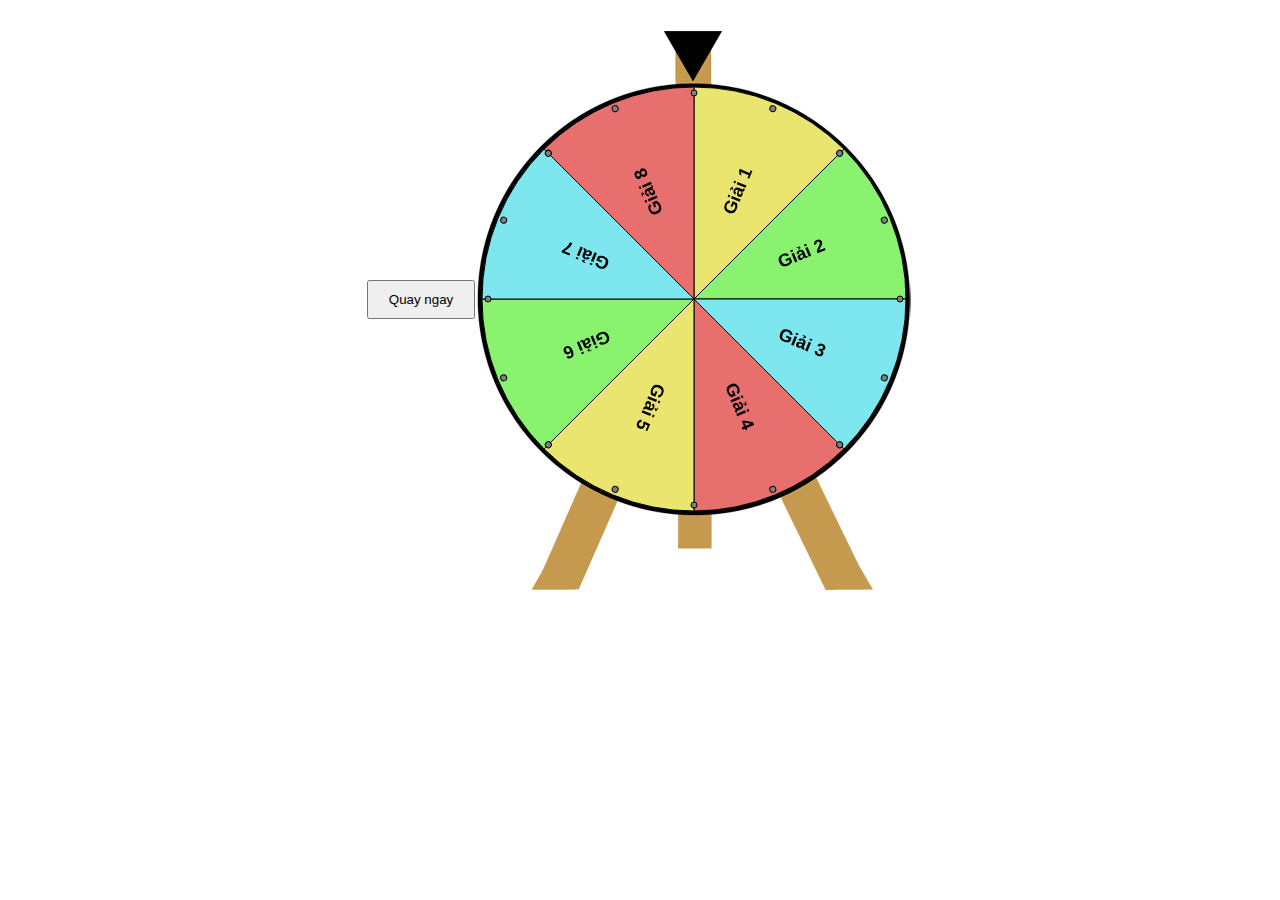
<file: index.html>
<html>
    <head>
        <title>HTML5 Canvas Winning Wheel</title>
        <meta http-equiv="Content-Type" content="text/html; charset=utf-8" />
        <link rel="stylesheet" href="main.css" type="text/css" />
        <link type="icon/x-icon" href="favicon.ico" rel="shortcut icon" />
        <script type="text/javascript" src="Winwheel.min.js"></script>
        <script src="TweenMax.min.js"></script>
    </head>
    <body>
        <div align="center">
            <table cellpadding="0" cellspacing="0" border="0">
                <tr>
                    <td>
                        <button id="spin_start" class="btn" onClick="startSpin();">Quay ngay</button>
                        <button id="spin_stop" class="btn" onClick="stopSpin();">Dừng lại</button>
                        <button id="spin_reset" class="btn" onClick="resetWheel();">Quay lại</button>
                    </td>
                    <td width="438" height="582" class="the_wheel" align="center" valign="center">
                        <canvas id="canvas" width="434" height="434">
                            <p style="{color: white}" align="center">Sorry, your browser doesn't support canvas. Please try another.</p>
                        </canvas>
                    </td>
                </tr>
            </table>
        </div>
        <script>
            //Thông số vòng quay
            let duration = 2; //Thời gian kết thúc vòng quay
            let spins    = 3; //Quay nhanh hay chậm 3, 8, 15
            let theWheel = new Winwheel({
                'numSegments'  : 8,     // Chia 8 phần bằng nhau
                'outerRadius'  : 212,   // Đặt bán kính vòng quay
                'textFontSize' : 18,    // Đặt kích thước chữ
                'rotationAngle': 0,     // Đặt góc vòng quay từ 0 đến 360 độ.
                'segments'     :        // Các thành phần bao gồm màu sắc và văn bản.
                [
                   {'fillStyle' : '#eae56f', 'text' : 'Giải 1'},
                   {'fillStyle' : '#89f26e', 'text' : 'Giải 2'},
                   {'fillStyle' : '#7de6ef', 'text' : 'Giải 3'},
                   {'fillStyle' : '#e7706f', 'text' : 'Giải 4'},
                   {'fillStyle' : '#eae56f', 'text' : 'Giải 5'},
                   {'fillStyle' : '#89f26e', 'text' : 'Giải 6'},
                   {'fillStyle' : '#7de6ef', 'text' : 'Giải 7'},
                   {'fillStyle' : '#e7706f', 'text' : 'Giải 8'},
                ],
                'animation' : {
                    'type'     : 'spinOngoing', //spinToStop, spinOngoing
                    'duration' : duration,
                    'spins'    : spins,
                    'callbackSound'    : playSound,     //Hàm gọi âm thanh khi quay
                    'soundTrigger'     : 'pin',         //Chỉ định chân là để kích hoạt âm thanh
                    'callbackFinished' : alertPrize,    //Hàm hiển thị kết quả trúng giải thưởng
                },
                'pins' :
                {
                    'number' : 16   //Số lượng chân. Chia đều xung quanh vòng quay.
                }
            });
            
            //Kiểm tra vòng quay
            let wheelSpinning = false;
            
            //Tạo âm thanh và tải tập tin tick.mp3.
            let audio = new Audio('tick.mp3');
            function playSound() {
                audio.pause();
                audio.currentTime = 0;
                audio.play();
            }
            
            //Hiển thị các nút vòng quay
            function statusButton(status) {
                if ( status==1 ) { //trước khi quay
                    document.getElementById('spin_start').classList.remove("hide");
                    document.getElementById('spin_stop').classList.add("hide");
                    document.getElementById('spin_reset').classList.add("hide");
                } else if ( status==2 ) { //đang quay
                    document.getElementById('spin_start').classList.add("hide");
                    document.getElementById('spin_stop').classList.remove("hide");
                    document.getElementById('spin_reset').classList.add("hide");
                } else if ( status==3 ) { //kết quả
                    document.getElementById('spin_start').classList.add("hide");
                    document.getElementById('spin_stop').classList.add("hide");
                    document.getElementById('spin_reset').classList.remove("hide");
                } else {
                    alert('Các giá trị của status: 1, 2, 3');
                }
            }
            statusButton(1);
            
            //startSpin
            function startSpin() {
                // Ensure that spinning can't be clicked again while already running.
                if (wheelSpinning == false) {
                    //CSS hiển thị button
                    statusButton(2);
                    
                    //Cấu hình vòng quay
                    theWheel.animation = {
                        'type'     : 'spinOngoing',
                        'duration' : duration,
                        'spins'    : spins,
                        'callbackSound'    : playSound,     //Hàm gọi âm thanh khi quay
                        'soundTrigger'     : 'pin',         //Chỉ định chân là để kích hoạt âm thanh
                        'callbackFinished' : alertPrize,    //Hàm hiển thị kết quả trúng giải thưởng
                    };
                    
                    //Hàm bắt đầu quay
                    theWheel.startAnimation();
                }
            }
            
            //stopSpin
            function stopSpin() {
                if (wheelSpinning == false) {
                    theWheel.animation = {
                        'type'     : 'spinToStop',
                        'duration' : (duration + 13),
                        'spins'    : (spins + 1),
                        'callbackSound'    : playSound,     //Hàm gọi âm thanh khi quay
                        'soundTrigger'     : 'pin',         //Chỉ định chân là để kích hoạt âm thanh
                        'callbackFinished' : alertPrize,    //Hàm hiển thị kết quả trúng giải thưởng
                    };
                    
                    //Kết quả chỉ định
                    stopAngle();

                    //Hàm bắt đầu quay
                    theWheel.startAnimation();

                    //Khóa vòng quay
                    wheelSpinning = true;
                }
            }
            
            //stopAngle
            function stopAngle() {
                //Ta có: 360 độ chia 8 bằng 45 độ cho mỗi giải thưởng.
                //VD: Giải 3 => Có gốc độ từ 91 đến 135.
                let start = 91;
                let stop = Math.floor((Math.random() * 43)); //Giá trị cao nhất 44
                let stopAt = start + stop;
                theWheel.animation.stopAngle = stopAt;
            }
            
            //Result
            function alertPrize(indicatedSegment) {
                alert("Chúc mừng bạn trúng: " + indicatedSegment.text);
                
                //CSS hiển thị button
                statusButton(3);
            }

            //resetWheel
            function resetWheel() {
                //CSS hiển thị button
                statusButton(1);
                
                theWheel.stopAnimation(false);
                theWheel.rotationAngle = 0;
                theWheel.draw();

                wheelSpinning = false;
            }
        </script>
    </body>
</html>
</file>
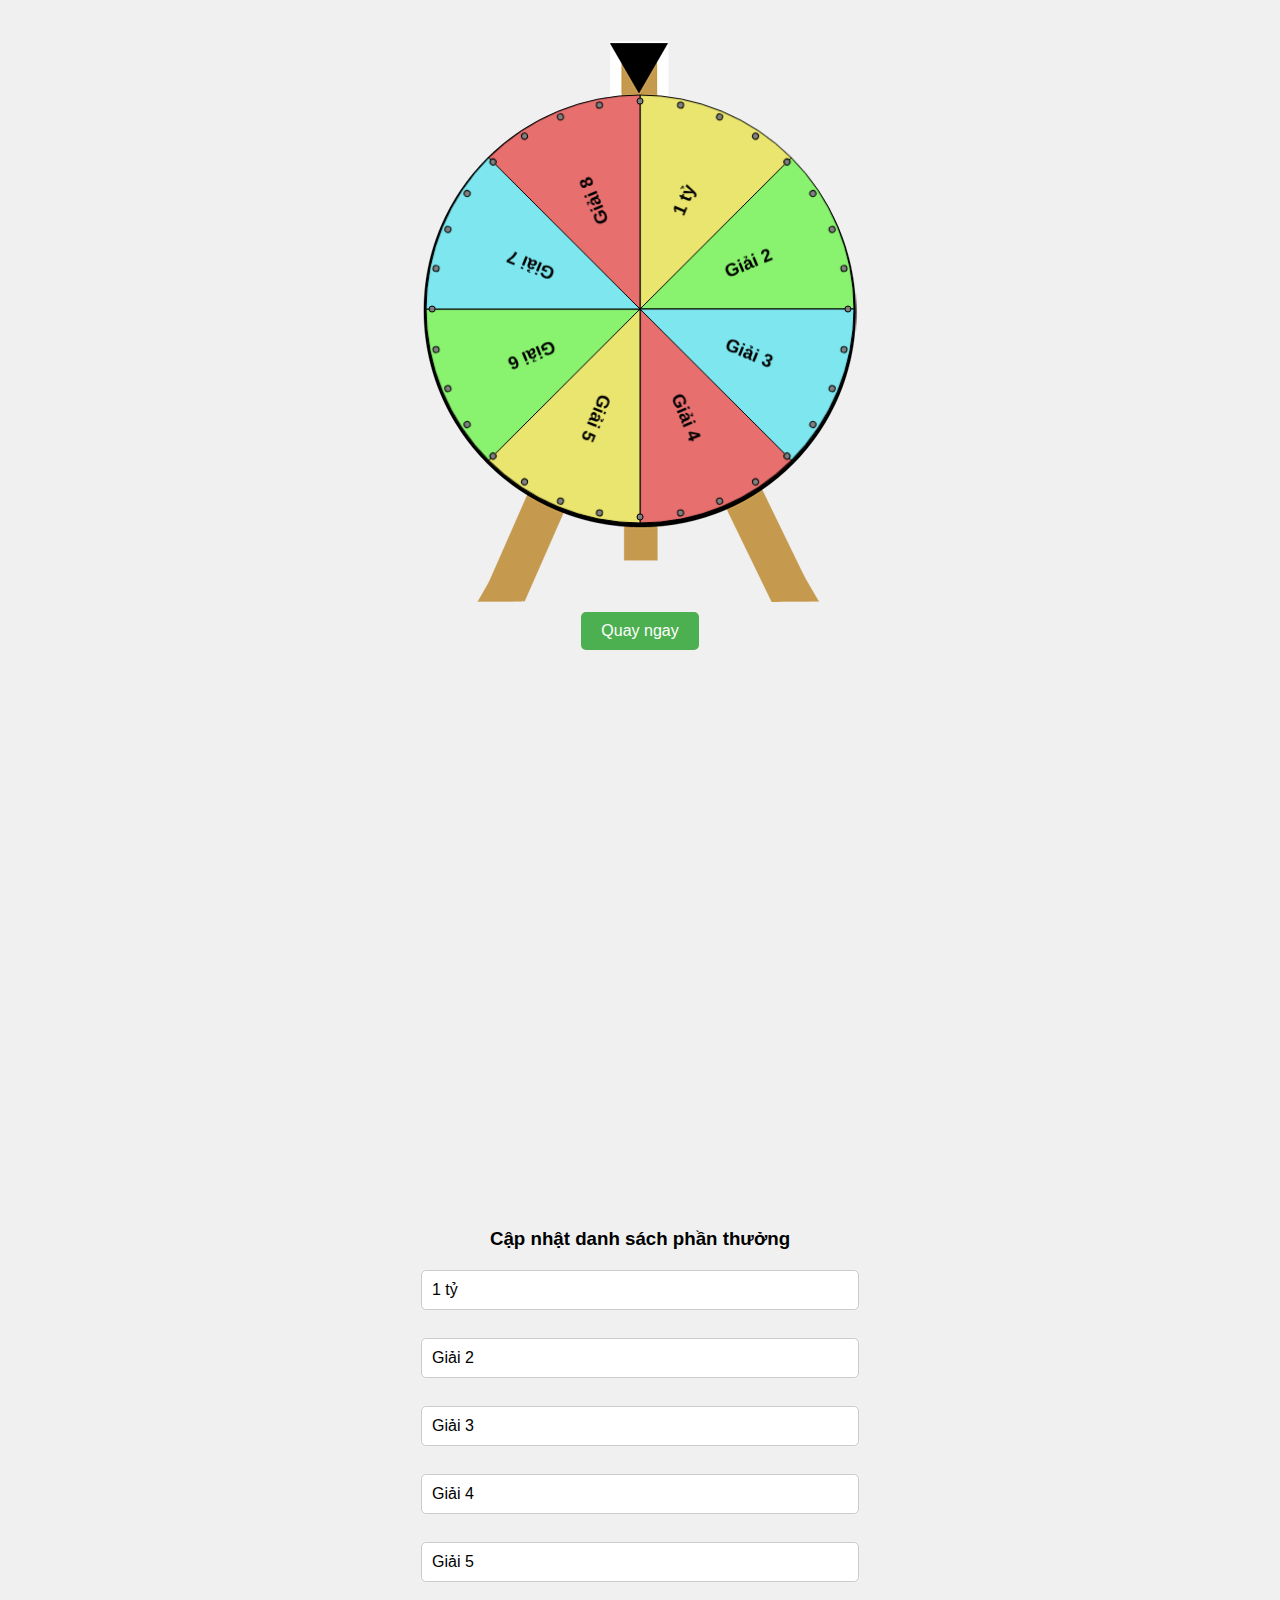
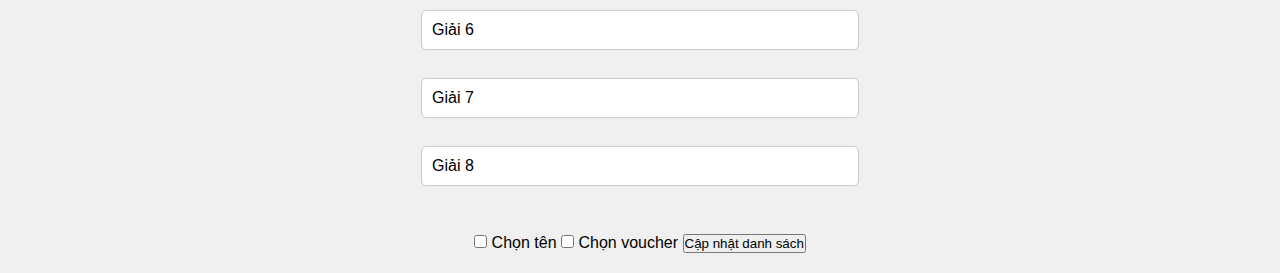
<file: vqmm.html>
<!DOCTYPE html>
<html lang="en">
<head>
    <meta charset="UTF-8">
    <meta name="viewport" content="width=device-width, initial-scale=1.0">
    <title>HTML5 Canvas Winning Wheel</title>
    <link rel="stylesheet" href="./main.css" type="text/css" />
    <link rel="stylesheet" href="./responsive.css" type="text/css" />
    <link type="icon/x-icon" href="favicon.ico" rel="shortcut icon" />
    <script type="text/javascript" src="Winwheel.min.js"></script>
    <script src="TweenMax.min.js"></script>
</head>
<body>
    <div align="center">
        <table cellpadding="0" cellspacing="0" border="0">
            <tr>
                <td width="438" height="582" class="the_wheel" align="center" valign="center">
                    <canvas id="canvas" width="434" height="434">
                        <p style="{color: white}" align="center">Sorry, your browser doesn't support canvas. Please try another.</p>
                    </canvas>
                </td>
            </tr>
            <tr>
                <td>
                    <button id="spin_start" class="btn" onClick="startSpin();">Quay ngay</button> <br><br>
                    <button id="spin_reset" class="btn" onClick="resetWheel();">Quay lại</button>
                </td>
            </tr>
            <tr>
                <td colspan="2">
                    <div class="mgt-100"></div>
                    <h3>Cập nhật danh sách phần thưởng</h3>
                    <div id="prizes-list">
                        <!-- Thông tin danh sách phần thưởng sẽ xuất hiện ở đây -->
                    </div>
                    <label>
                        <input type="checkbox" id="selectName" />
                        Chọn tên
                    </label>
                    <label>
                        <input type="checkbox" id="selectVoucher" />
                        Chọn voucher
                    </label>
                    <button onClick="updatePrizes()">Cập nhật danh sách</button>
                </td>
            </tr>
        </table>
        <div id="prizeModal" class="modal" style="display: none;">
            <div class="modal-content">
                <span class="close">&times;</span>
                <p id="prizeMessage"></p>
                <button id="closeModalButton" class="btn">OK</button>
            </div>
        </div>
    </div>
    <script>
        // Hàm khởi tạo danh sách phần thưởng mặc định
        function initializePrizeList() {
            return [
                {'fillStyle': '#eae56f', 'text': '1 tỷ'},
                {'fillStyle': '#89f26e', 'text': 'Giải 2'},
                {'fillStyle': '#7de6ef', 'text': 'Giải 3'},
                {'fillStyle': '#e7706f', 'text': 'Giải 4'},
                {'fillStyle': '#eae56f', 'text': 'Giải 5'},
                {'fillStyle': '#89f26e', 'text': 'Giải 6'},
                {'fillStyle': '#7de6ef', 'text': 'Giải 7'},
                {'fillStyle': '#e7706f', 'text': 'Giải 8'}
            ];
        }

        // Hàm lấy danh sách từ localStorage hoặc khởi tạo danh sách mới
        function getPrizeListFromStorage() {
            let storedList = localStorage.getItem('danhsach');
            return storedList ? JSON.parse(storedList) : initializePrizeList();
        }

        // Hàm lưu danh sách vào localStorage
        function savePrizeListToStorage(prizeList) {
            localStorage.setItem('danhsach', JSON.stringify(prizeList));
        }

        // Lấy danh sách phần thưởng từ localStorage
        let danhsach = getPrizeListFromStorage();

        // Thiết lập vòng quay
        let theWheel = new Winwheel({
            'numSegments': danhsach.length, // Số lượng phần thưởng
            'outerRadius': 212, // Đặt bán kính vòng quay
            'textFontSize': 18, // Đặt kích thước chữ
            'rotationAngle': 0, // Đặt góc vòng quay từ 0 đến 360 độ.
            'segments': danhsach, // Các thành phần bao gồm màu sắc và văn bản.
            'animation': {
                'type': 'spinToStop',
                'duration': 5,
                'spins': 15,
                'callbackSound': playSound, // Hàm gọi âm thanh khi quay
                'soundTrigger': 'pin', // Chỉ định chân là để kích hoạt âm thanh
                'callbackFinished': alertPrize, // Hàm hiển thị kết quả trúng giải thưởng
            },
            'pins': {
                'number': 32 // Số lượng chân. Chia đều xung quanh vòng quay.
            }
        });

        // Kiểm tra vòng quay
        let wheelSpinning = false;

        // Tạo âm thanh và tải tập tin tick.mp3.
        let audio = new Audio('tick.mp3');
        function playSound() {
            audio.pause();
            audio.currentTime = 0;
            audio.play();
        }

        // Hiển thị các nút vòng quay
        function statusButton(status) {
            if (status == 1) { // trước khi quay
                document.getElementById('spin_start').removeAttribute("disabled");
                document.getElementById('spin_reset').classList.add("hide");
            } else if (status == 2) { // đang quay
                document.getElementById('spin_start').setAttribute("disabled", false);
                document.getElementById('spin_reset').classList.add("hide");
            } else if (status == 3) { // kết quả
                document.getElementById('spin_reset').classList.remove("hide");
            } else {
                alert('Các giá trị của status: 1, 2, 3');
            }
        }
        statusButton(1);

        // stopAngle
        function stopAngle() {
            let start = 91;
            let stop = Math.floor((Math.random() * 43)); // Giá trị cao nhất 44
            let stopAt = start + stop;
            theWheel.animation.stopAngle = stopAt;
        }

        // startSpin
        function startSpin() {
            if (wheelSpinning == false) {
                statusButton(2);
                stopAngle();
                theWheel.startAnimation();
                wheelSpinning = true;
            }
        }

        // Result
        function alertPrize(indicatedSegment) {
            let selectName = document.getElementById("selectName").checked;
            let selectVoucher = document.getElementById("selectVoucher").checked;
            let message;

            if (selectName && !selectVoucher) {
                message = "Chúc mừng anh/chị " + indicatedSegment.text + " đã trúng thưởng";
            } else if (selectVoucher && !selectName) {
                message = "Chúc mừng bạn trúng voucher " + indicatedSegment.text;
            } else {
                message = "Chúc mừng bạn trúng: " + indicatedSegment.text;
            }

            document.getElementById("prizeMessage").innerText = message;

            // Hiển thị modal
            let modal = document.getElementById("prizeModal");
            modal.style.display = "flex";

            // Khi người dùng bấm vào nút "OK"
            document.getElementById("closeModalButton").onclick = function() {
                modal.style.display = "none";
                statusButton(3);
            };

            // Khi người dùng bấm vào biểu tượng đóng (x)
            document.getElementsByClassName("close")[0].onclick = function() {
                modal.style.display = "none";
                statusButton(3);
            };

            // Khi người dùng bấm ra ngoài modal
            window.onclick = function(event) {
                if (event.target == modal) {
                    modal.style.display = "none";
                    statusButton(3);
                }
            };
        }

        // resetWheel
        function resetWheel() {
            statusButton(1);
            theWheel.stopAnimation(false); // Stop the animation, false as param so does not call callback function.
            theWheel.rotationAngle = 0; // Re-set the wheel angle to 0 degrees.
            theWheel.draw(); // Call draw to render changes to the wheel.
            wheelSpinning = false; // Reset to false to allow spinning again.
        }

        // Hàm cập nhật danh sách phần thưởng từ input
        function updatePrizes() {
            let prizeInputs = document.querySelectorAll('.prize-input');
            let newPrizes = [];
            let lastColor = null;
            prizeInputs.forEach(input => {
        if (input.value.trim() !== '') {
            let color = getRandomColor(lastColor);
            newPrizes.push({'fillStyle': color, 'text': input.value});
            lastColor = color;
        }
    });
            setTimeout(() => location.reload(), 1000); // Reload page after update

            if (newPrizes.length > 0) {
                danhsach = newPrizes;
                savePrizeListToStorage(danhsach); // Save to localStorage
                resetWheel(); // Reset wheel
                theWheel.numSegments = danhsach.length;
                theWheel.segments = danhsach;
                theWheel.draw(); // Redraw wheel
            } else {
                alert('Danh sách phần thưởng không được để trống.');
            }
        }

        // Tạo màu ngẫu nhiên cho phần thưởng
        function getRandomColor(lastColor) {
            const colors = ['#eae56f', '#89f26e', '#7de6ef', '#e7706f'];
    let availableColors = colors.filter(color => color !== lastColor);
    return availableColors[Math.floor(Math.random() * availableColors.length)];

   
        }

        // Tạo danh sách nhập liệu cho phần thưởng từ biến danhsach
        function createPrizeInputs() {
            let prizeListDiv = document.getElementById('prizes-list');
            prizeListDiv.innerHTML = ''; // Xóa danh sách hiện tại

            danhsach.forEach((prize, index) => {
                prizeListDiv.innerHTML += `
                    <input type="text" class="prize-input" value="${prize.text}" placeholder="Phần thưởng ${index + 1}" /><br><br>
                `;
            });
        }

        // Gọi hàm tạo danh sách nhập liệu khi trang được tải
        window.onload = createPrizeInputs;
    </script>
</body>
</html>
</file>
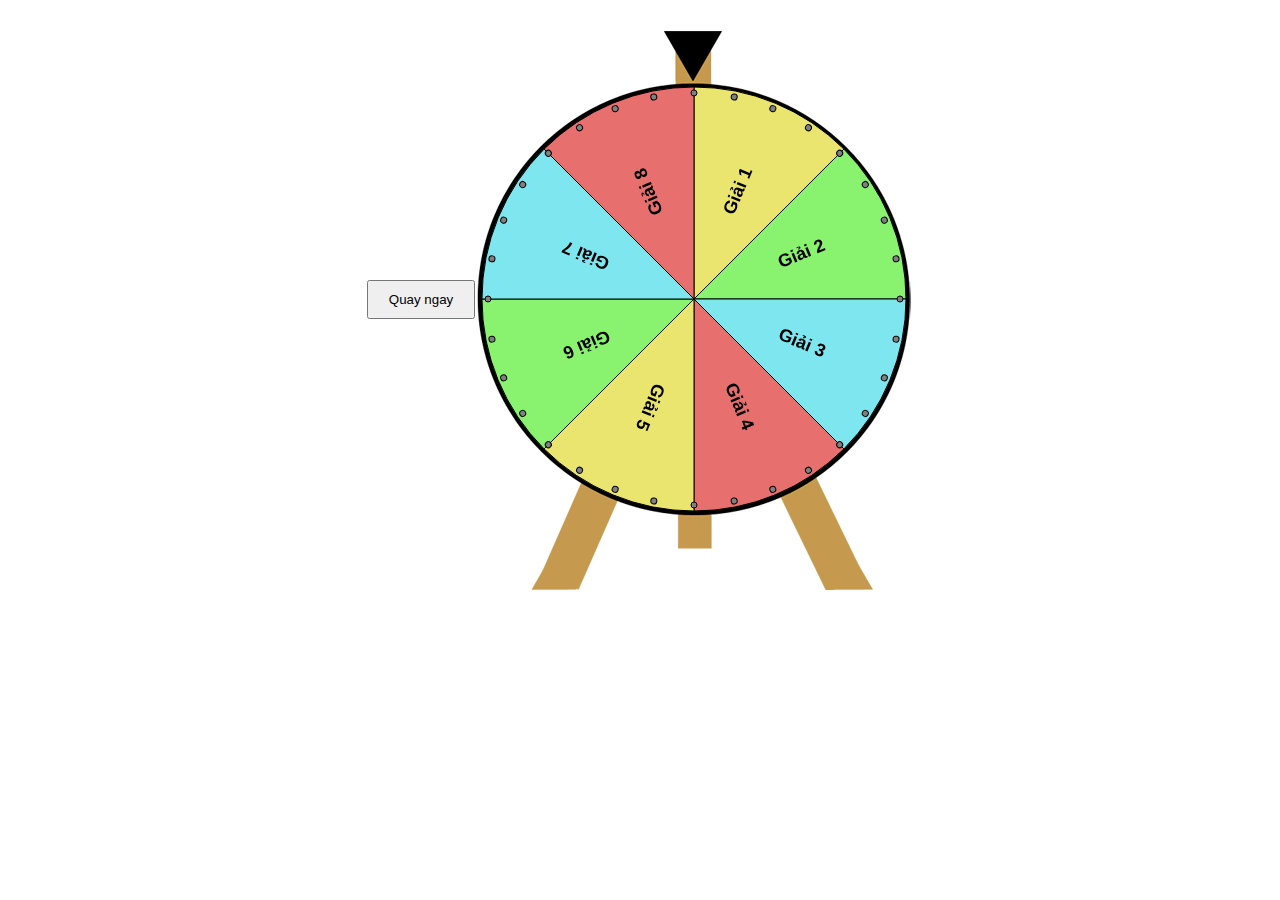
<file: VòngQuayGiảiThưởng-NgẫuNhiên-Stop.html>
<html>
    <head>
        <title>HTML5 Canvas Winning Wheel</title>
        <meta http-equiv="Content-Type" content="text/html; charset=utf-8" />
        <link rel="stylesheet" href="main.css" type="text/css" />
        <link type="icon/x-icon" href="favicon.ico" rel="shortcut icon" />
        <script type="text/javascript" src="Winwheel.min.js"></script>
        <script src="TweenMax.min.js"></script>
    </head>
    <body>
        <div align="center">
            <table cellpadding="0" cellspacing="0" border="0">
                <tr>
                    <td>
                        <button id="spin_start" class="btn" onClick="startSpin();">Quay ngay</button>
                        <button id="spin_stop" class="btn" onClick="stopSpin();">Dừng lại</button>
                        <button id="spin_reset" class="btn" onClick="resetWheel();">Quay lại</button>
                    </td>
                    <td width="438" height="582" class="the_wheel" align="center" valign="center">
                        <canvas id="canvas" width="434" height="434">
                            <p style="{color: white}" align="center">Sorry, your browser doesn't support canvas. Please try another.</p>
                        </canvas>
                    </td>
                </tr>
            </table>
        </div>
        <script>
            //Thông số vòng quay
            let duration = 2; //Thời gian kết thúc vòng quay
            let spins    = 3; //Quay nhanh hay chậm 3, 8, 15
            let theWheel = new Winwheel({
                'numSegments'  : 8,     // Chia 8 phần bằng nhau
                'outerRadius'  : 212,   // Đặt bán kính vòng quay
                'textFontSize' : 18,    // Đặt kích thước chữ
                'rotationAngle': 0,     // Đặt góc vòng quay từ 0 đến 360 độ.
                'segments'     :        // Các thành phần bao gồm màu sắc và văn bản.
                [
                   {'fillStyle' : '#eae56f', 'text' : 'Giải 1'},
                   {'fillStyle' : '#89f26e', 'text' : 'Giải 2'},
                   {'fillStyle' : '#7de6ef', 'text' : 'Giải 3'},
                   {'fillStyle' : '#e7706f', 'text' : 'Giải 4'},
                   {'fillStyle' : '#eae56f', 'text' : 'Giải 5'},
                   {'fillStyle' : '#89f26e', 'text' : 'Giải 6'},
                   {'fillStyle' : '#7de6ef', 'text' : 'Giải 7'},
                   {'fillStyle' : '#e7706f', 'text' : 'Giải 8'}
                ],
                'animation' : {
                    'type'     : 'spinOngoing',
                    'duration' : duration,
                    'spins'    : spins,
                    'callbackSound'    : playSound,     //Hàm gọi âm thanh khi quay
                    'soundTrigger'     : 'pin',         //Chỉ định chân là để kích hoạt âm thanh
                    'callbackFinished' : alertPrize,    //Hàm hiển thị kết quả trúng giải thưởng
                },
                'pins' :
                {
                    'number' : 32   //Số lượng chân. Chia đều xung quanh vòng quay.
                }
            });
            
            //Kiểm tra vòng quay
            let wheelSpinning = false;
            
            //Tạo âm thanh và tải tập tin tick.mp3.
            let audio = new Audio('tick.mp3');
            function playSound() {
                audio.pause();
                audio.currentTime = 0;
                audio.play();
            }
            
            //Hiển thị các nút vòng quay
            function statusButton(status) {
                if ( status==1 ) { //trước khi quay
                    document.getElementById('spin_start').classList.remove("hide");
                    document.getElementById('spin_stop').classList.add("hide");
                    document.getElementById('spin_reset').classList.add("hide");
                } else if ( status==2 ) { //đang quay
                    document.getElementById('spin_start').classList.add("hide");
                    document.getElementById('spin_stop').classList.remove("hide");
                    document.getElementById('spin_reset').classList.add("hide");
                } else if ( status==3 ) { //kết quả
                    document.getElementById('spin_start').classList.add("hide");
                    document.getElementById('spin_stop').classList.add("hide");
                    document.getElementById('spin_reset').classList.remove("hide");
                } else {
                    alert('Các giá trị của status: 1, 2, 3');
                }
            }
            statusButton(1);
            
            //startSpin
            function startSpin() {
                // Ensure that spinning can't be clicked again while already running.
                if (wheelSpinning == false) {
                    //CSS hiển thị button
                    statusButton(2);
                    
                    //Cấu hình vòng quay
                    theWheel.animation = {
                        'type'     : 'spinOngoing',
                        'duration' : duration,
                        'spins'    : spins,
                        'callbackSound'    : playSound,     //Hàm gọi âm thanh khi quay
                        'soundTrigger'     : 'pin',         //Chỉ định chân là để kích hoạt âm thanh
                        'callbackFinished' : alertPrize,    //Hàm hiển thị kết quả trúng giải thưởng
                    };
                    
                    //Hàm bắt đầu quay
                    theWheel.startAnimation();
                }
            }
            
            //stopSpin
            function stopSpin() {
                if (wheelSpinning == false) {
                    theWheel.animation = {
                        'type'     : 'spinToStop',
                        'duration' : (duration + 13),
                        'spins'    : (spins + 1),
                        'callbackSound'    : playSound,     //Hàm gọi âm thanh khi quay
                        'soundTrigger'     : 'pin',         //Chỉ định chân là để kích hoạt âm thanh
                        'callbackFinished' : alertPrize,    //Hàm hiển thị kết quả trúng giải thưởng
                    };

                    //Hàm bắt đầu quay
                    theWheel.startAnimation();

                    //Khóa vòng quay
                    wheelSpinning = true;
                }
            }
            
            //Result
            function alertPrize(indicatedSegment) {
                //CSS hiển thị button
                statusButton(3);
                
                alert("Chúc mừng bạn trúng: " + indicatedSegment.text);
            }

            //resetWheel
            function resetWheel() {
                //CSS hiển thị button
                statusButton(1);
                
                theWheel.stopAnimation(false);  // Stop the animation, false as param so does not call callback function.
                theWheel.rotationAngle = 0;     // Re-set the wheel angle to 0 degrees.
                theWheel.draw();                // Call draw to render changes to the wheel.

                wheelSpinning = false;          // Reset to false to power buttons and spin can be clicked again.
            }
        </script>
    </body>
</html>
</file>
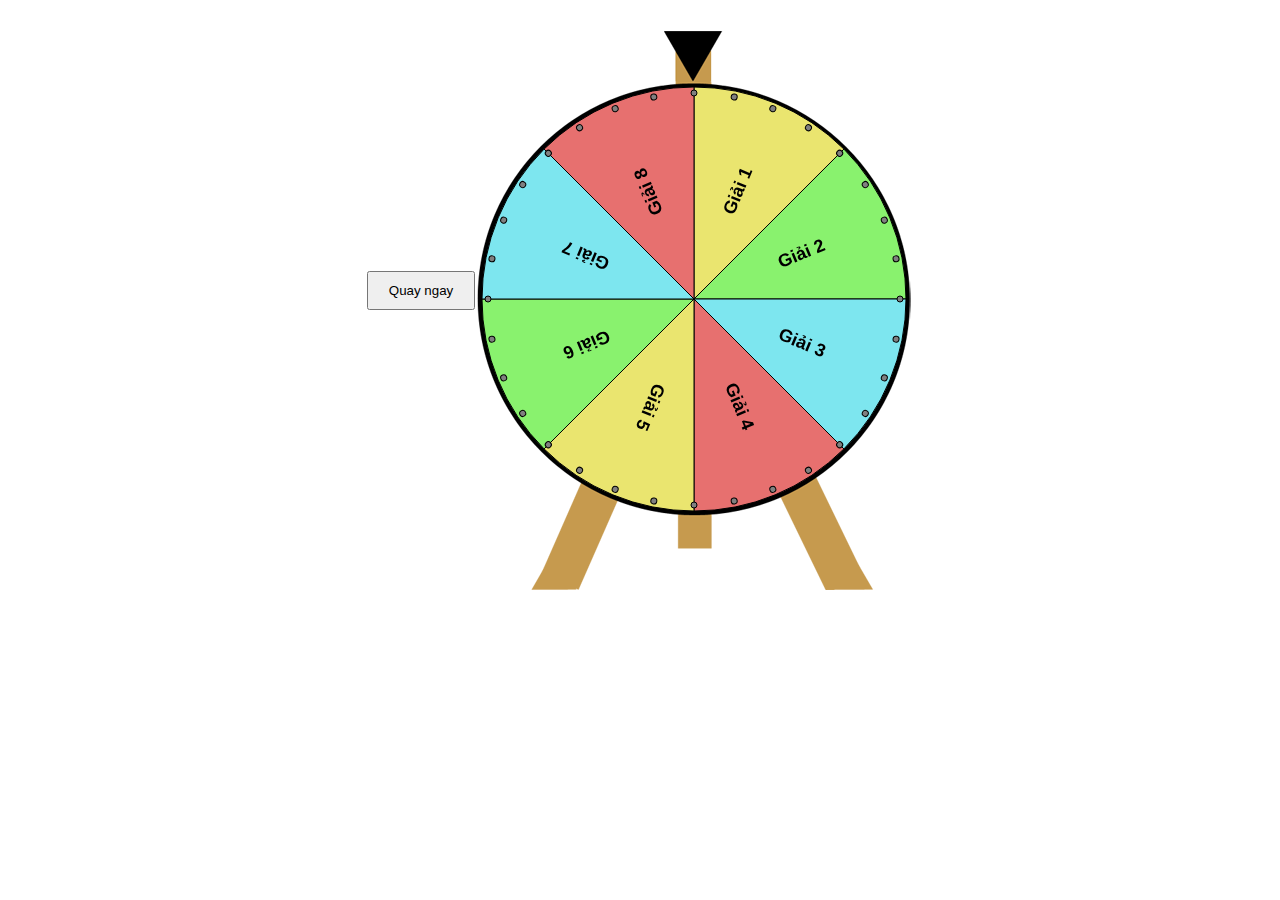
<file: VòngQuayGiảiThưởng-NgẫuNhiên.html>
<html>
    <head>
        <title>HTML5 Canvas Winning Wheel</title>
        <meta http-equiv="Content-Type" content="text/html; charset=utf-8" />
        <link rel="stylesheet" href="main.css" type="text/css" />
        <link type="icon/x-icon" href="favicon.ico" rel="shortcut icon" />
        <script type="text/javascript" src="Winwheel.min.js"></script>
        <script src="TweenMax.min.js"></script>
    </head>
    <body>
        <div align="center">
            <table cellpadding="0" cellspacing="0" border="0">
                <tr>
                    <td>
                        <button id="spin_start" class="btn" onClick="startSpin();">Quay ngay</button> <br><br>
                        <button id="spin_reset" class="btn" onClick="resetWheel();">Quay lại</button>
                    </td>
                    <td width="438" height="582" class="the_wheel" align="center" valign="center">
                        <canvas id="canvas" width="434" height="434">
                            <p style="{color: white}" align="center">Sorry, your browser doesn't support canvas. Please try another.</p>
                        </canvas>
                    </td>
                </tr>
            </table>
        </div>
        <script>
            //Thông số vòng quay
            let duration = 5; //Thời gian kết thúc vòng quay
            let spins    = 15; //Quay nhanh hay chậm 3, 8, 15
            let theWheel = new Winwheel({
                'numSegments'  : 8,     // Chia 8 phần bằng nhau
                'outerRadius'  : 212,   // Đặt bán kính vòng quay
                'textFontSize' : 18,    // Đặt kích thước chữ
                'rotationAngle': 0,     // Đặt góc vòng quay từ 0 đến 360 độ.
                'segments'     :        // Các thành phần bao gồm màu sắc và văn bản.
                [
                   {'fillStyle' : '#eae56f', 'text' : 'Giải 1'},
                   {'fillStyle' : '#89f26e', 'text' : 'Giải 2'},
                   {'fillStyle' : '#7de6ef', 'text' : 'Giải 3'},
                   {'fillStyle' : '#e7706f', 'text' : 'Giải 4'},
                   {'fillStyle' : '#eae56f', 'text' : 'Giải 5'},
                   {'fillStyle' : '#89f26e', 'text' : 'Giải 6'},
                   {'fillStyle' : '#7de6ef', 'text' : 'Giải 7'},
                   {'fillStyle' : '#e7706f', 'text' : 'Giải 8'}
                ],
                'animation' : {
                    'type'     : 'spinToStop',
                    'duration' : duration,
                    'spins'    : spins,
                    'callbackSound'    : playSound,     //Hàm gọi âm thanh khi quay
                    'soundTrigger'     : 'pin',         //Chỉ định chân là để kích hoạt âm thanh
                    'callbackFinished' : alertPrize,    //Hàm hiển thị kết quả trúng giải thưởng
                },
                'pins' :
                {
                    'number' : 32   //Số lượng chân. Chia đều xung quanh vòng quay.
                }
            });
            
            //Kiểm tra vòng quay
            let wheelSpinning = false;
            
            //Tạo âm thanh và tải tập tin tick.mp3.
            let audio = new Audio('tick.mp3');
            function playSound() {
                audio.pause();
                audio.currentTime = 0;
                audio.play();
            }
            
            //Hiển thị các nút vòng quay
            function statusButton(status) {
                if ( status==1 ) { //trước khi quay
                    document.getElementById('spin_start').removeAttribute("disabled");
                    document.getElementById('spin_reset').classList.add("hide");
                } else if ( status==2 ) { //đang quay
                    document.getElementById('spin_start').setAttribute("disabled", false);
                    document.getElementById('spin_reset').classList.add("hide");
                } else if ( status==3 ) { //kết quả
                    document.getElementById('spin_reset').classList.remove("hide");
                } else {
                    alert('Các giá trị của status: 1, 2, 3');
                }
            }
            statusButton(1);
            
            //startSpin
            function startSpin() {
                // Ensure that spinning can't be clicked again while already running.
                if (wheelSpinning == false) {
                    //CSS hiển thị button
                    statusButton(2);
                    
                    //Hàm bắt đầu quay
                    theWheel.startAnimation();

                    //Khóa vòng quay
                    wheelSpinning = true;
                }
            }
            
            //Result
            function alertPrize(indicatedSegment) {
                alert("Chúc mừng bạn trúng: " + indicatedSegment.text);
                
                //CSS hiển thị button
                statusButton(3);
            }

            //resetWheel
            function resetWheel() {
                //CSS hiển thị button
                statusButton(1);
                
                theWheel.stopAnimation(false);  // Stop the animation, false as param so does not call callback function.
                theWheel.rotationAngle = 0;     // Re-set the wheel angle to 0 degrees.
                theWheel.draw();                // Call draw to render changes to the wheel.

                wheelSpinning = false;          // Reset to false to power buttons and spin can be clicked again.
            }
        </script>
    </body>
</html>
</file>
<file: main.css>
/*
Description:
    Contains all the styles for the winning wheel page.
    
Verison History:
    2012-01-28, Douglas McKechie
    - Created based off earlier version.
    
    2015-09-26, Douglas McKechie
    - Minor updates for the 2.0 winwheel example.
*/
/* The Modal (background) */
/* The Modal (background) */
.modal {
    display: none; /* Hidden by default */
    position: fixed; /* Stay in place */
    z-index: 1; /* Sit on top */
    left: 0;
    top: 0;
    width: 100%; /* Full width */
    height: 100%; /* Full height */
    overflow: auto; /* Enable scroll if needed */
    background-color: rgb(0,0,0); /* Fallback color */
    background-color: rgba(0,0,0,0.4); /* Black w/ opacity */
    display: flex;
    justify-content: center;
    align-items: center;
}


/* Modal Content */
.modal-content {
    background-color: #fefefe;
    margin: auto;
    padding: 20px;
    border: 1px solid #888;
    width: 80%;
    max-width: 300px;
    text-align: center;
    border-radius: 10px;
}

/* The Close Button */
.close {
    color: #aaa;
    float: right;
    font-size: 28px;
    font-weight: bold;
}

.close:hover,
.close:focus {
    color: black;
    text-decoration: none;
    cursor: pointer;
}

#closeModalButton {
    margin-top: 20px;
}

body
{
    font-family: arial;
}

/* Sets the background image for the wheel */
td.the_wheel
{
    background-image: url(./wheel_back.png);
    background-position: center;
    background-repeat: none;
}

/* Do some css reset on selected elements */
h1, p
{
    margin: 0;
}

div.power_controls
{
    margin-right:70px;
}

div.html5_logo
{
    margin-left:70px;
}

/* Styles for the power selection controls */
table.power
{
    background-color: #cccccc;
    cursor: pointer;
    border:1px solid #333333;
}

table.power th
{
    background-color: white;
    cursor: default;
}

td.pw1
{
    background-color: #6fe8f0;
}

td.pw2
{
    background-color: #86ef6f;
}

td.pw3
{
    background-color: #ef6f6f;
}

.btn {
    padding: 10px 20px;
}

.hide {
    display: none;
}

/* Style applied to the spin button once a power has been selected */
.clickable
{
    cursor: pointer;
}

/* Other misc styles */
.margin_bottom
{
    margin-bottom: 5px;
}
</file>
<file: responsive.css>
/* Reset margin and padding */
body, h1, h2, h3, p, table, td, tr, div, input, button {
    margin: 0;
    padding: 0;
    box-sizing: border-box;
}

/* Set body background color and font */
body {
    font-family: Arial, sans-serif;
    background-color: #f0f0f0;
    display: flex;
    justify-content: center;
    align-items: center;
    flex-direction: column;
    min-height: 100vh;
}

/* Centering the table containing the wheel */
table {
    width: 100%;
    max-width: 600px;
    margin: 20px auto;
    text-align: center;
}

/* Making the canvas responsive */
canvas {
    width: 100%;
    height: auto;
}

/* Responsive buttons */
button.btn {
    padding: 10px 20px;
    font-size: 16px;
    margin: 10px 0;
    border-radius: 5px;
    background-color: #4CAF50;
    color: white;
    border: none;
    cursor: pointer;
}

button.btn:hover {
    background-color: #45a049;
}

/* Styling for the prize list and inputs */
#prizes-list {
    width: 100%;
    max-width: 600px;
    margin: 20px auto;
}

.mgt-100{
    margin-top: 550px;
}
.prize-input {
    width: 100%;
    padding: 10px;
    margin-bottom: 10px;
    border-radius: 5px;
    border: 1px solid #ccc;
    font-size: 16px;
}

/* Responsive adjustments */
@media screen and (max-width: 600px) {
    table {
        width: 100%;
    }

    button.btn {
        width: 100%;
        font-size: 18px;
    }

    canvas {
        width: 100%;
        height: auto;
    }

    .prize-input {
        font-size: 18px;
        padding: 12px;
    }
}
</file>
